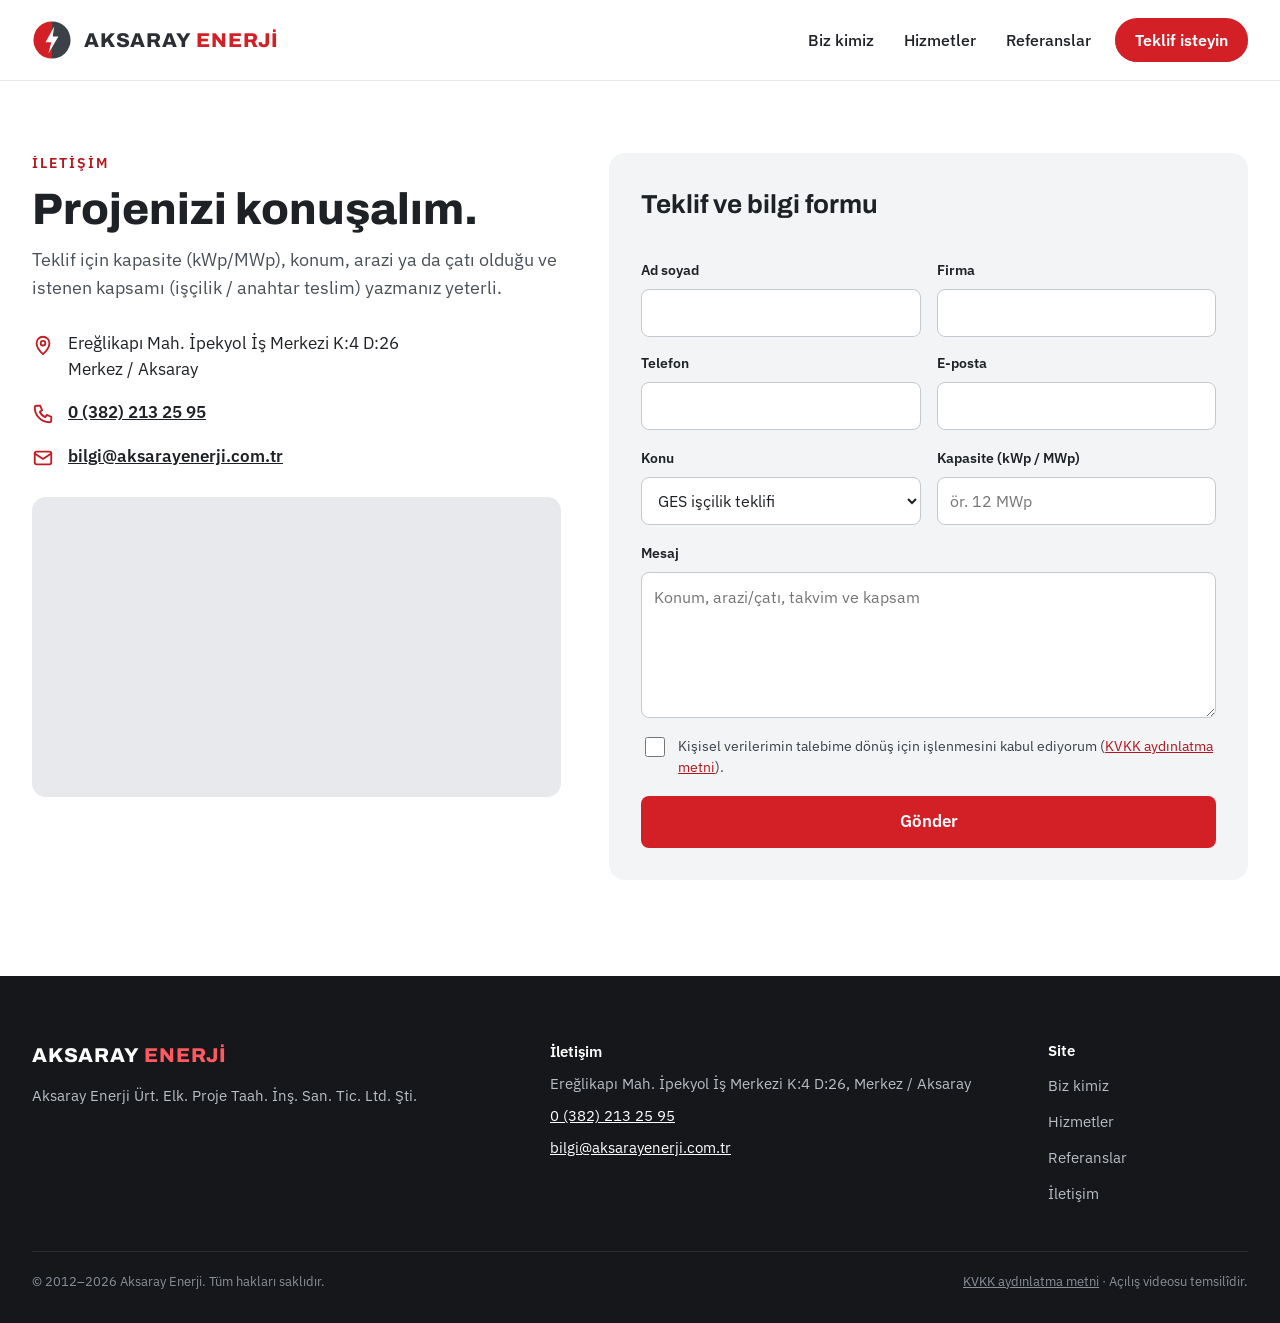
<file: iletisim.html>
<!doctype html>
<html lang="tr">
<head>
<meta charset="utf-8">
<meta name="viewport" content="width=device-width, initial-scale=1">
<title>İletişim ve teklif · Aksaray Enerji</title>
<meta name="description" content="GES işçilik ve anahtar teslim teklif, OG/AG, trafo ve ENH işleri için Aksaray Enerji ile iletişime geçin.">
<link rel="canonical" href="https://www.aksarayenerji.com.tr/iletisim.html">
<meta property="og:type" content="website">
<meta property="og:site_name" content="Aksaray Enerji">
<meta property="og:title" content="İletişim ve teklif · Aksaray Enerji">
<meta property="og:description" content="GES işçilik ve anahtar teslim teklif, OG/AG, trafo ve ENH işleri için Aksaray Enerji ile iletişime geçin.">
<meta property="og:url" content="https://www.aksarayenerji.com.tr/iletisim.html">
<meta property="og:image" content="https://www.aksarayenerji.com.tr/assets/ges-drone.jpg">
<meta name="theme-color" content="#2B2E33">
<link rel="icon" href="favicon.svg" type="image/svg+xml">
<link rel="preconnect" href="https://fonts.googleapis.com"><link rel="preconnect" href="https://fonts.gstatic.com" crossorigin><link href="https://fonts.googleapis.com/css2?family=Archivo:wght@500;600;700;800&amp;family=IBM+Plex+Sans:wght@400;500;600&amp;display=swap" rel="stylesheet">
<link rel="stylesheet" href="assets/site.css?v=1">
</head>
<body>
<header class="on-light"><div class="wrap top">
  <div class="brand">
    <a class="emblem" href="https://portal.aksarayenerji.com.tr" aria-label="Personel girişi" tabindex="-1"><svg width="40" height="40" viewBox="0 0 56 56" aria-hidden="true"><path d="M28 2a26 26 0 0 0 0 52z" fill="#D32027"/><path d="M28 2a26 26 0 0 1 0 52z" fill="#3C4047"/><path d="M31 9 L19 31 H27 L23 47 L37 23 H29 Z" fill="#FFFFFF"/></svg></a>
    <a class="word" href="index.html"><b>AKSARAY</b>&nbsp;<b>ENERJİ</b></a>
  </div>
  <nav class="nav" aria-label="Ana menü"><a href="index.html#biz" class="opt">Biz kimiz</a><a href="index.html#hizmetler" class="opt">Hizmetler</a><a href="referanslar.html">Referanslar</a><a href="iletisim.html" class="cta" aria-current="page">Teklif isteyin</a></nav>
</div></header>
<main class="wrap contact">
  <div class="info">
    <div style="display:flex;flex-direction:column;gap:12px">
      <div class="eyebrow">İLETİŞİM</div>
      <h1>Projenizi konuşalım.</h1>
      <p class="lead">Teklif için kapasite (kWp/MWp), konum, arazi ya da çatı olduğu ve istenen kapsamı (işçilik / anahtar teslim) yazmanız yeterli.</p>
    </div>
    <ul>
      <li><svg width="22" height="22" viewBox="0 0 24 24" fill="none" stroke="#C21B22" stroke-width="2" stroke-linecap="round" stroke-linejoin="round" aria-hidden="true"><path d="M12 22s7-6.5 7-12a7 7 0 0 0-14 0c0 5.5 7 12 7 12z"/><circle cx="12" cy="10" r="2.5"/></svg><span>Ereğlikapı Mah. İpekyol İş Merkezi K:4 D:26<br>Merkez / Aksaray</span></li>
      <li><svg width="22" height="22" viewBox="0 0 24 24" fill="none" stroke="#C21B22" stroke-width="2" stroke-linecap="round" stroke-linejoin="round" aria-hidden="true"><path d="M5 3h4l2 5-2.5 1.5a11 11 0 0 0 6 6L16 13l5 2v4a2 2 0 0 1-2 2A16 16 0 0 1 3 5a2 2 0 0 1 2-2"/></svg><a href="tel:+903822132595">0 (382) 213 25 95</a></li>
      <li><svg width="22" height="22" viewBox="0 0 24 24" fill="none" stroke="#C21B22" stroke-width="2" stroke-linecap="round" stroke-linejoin="round" aria-hidden="true"><rect x="3" y="5" width="18" height="14" rx="2"/><path d="M3 7l9 6 9-6"/></svg><a href="mailto:bilgi@aksarayenerji.com.tr">bilgi@aksarayenerji.com.tr</a></li>
    </ul>
    <div class="map"><iframe title="Aksaray Enerji ofis konumu" loading="lazy" referrerpolicy="no-referrer-when-downgrade"
      src="https://www.google.com/maps?q=Ere%C4%9Flikap%C4%B1+Mah.+%C4%B0pekyol+%C4%B0%C5%9F+Merkezi+Aksaray&amp;output=embed"></iframe></div>
  </div>
  <form class="f" method="post" action="iletisim.php" accept-charset="utf-8">
    <h2>Teklif ve bilgi formu</h2>
    <div id="durum" role="status"></div>
    <div class="g2">
      <div class="fld"><label for="ad">Ad soyad</label><input id="ad" name="ad" type="text" autocomplete="name" required maxlength="120"></div>
      <div class="fld"><label for="firma">Firma</label><input id="firma" name="firma" type="text" autocomplete="organization" maxlength="160"></div>
      <div class="fld"><label for="tel">Telefon</label><input id="tel" name="tel" type="tel" autocomplete="tel" maxlength="40"></div>
      <div class="fld"><label for="ep">E-posta</label><input id="ep" name="eposta" type="email" autocomplete="email" required maxlength="160"></div>
    </div>
    <div class="g2">
      <div class="fld"><label for="konu">Konu</label><select id="konu" name="konu"><option>GES işçilik teklifi</option><option>Anahtar teslim GES</option><option>OG / AG, trafo, ENH</option><option>OG işletme sorumluluğu</option><option>Diğer</option></select></div>
      <div class="fld"><label for="kap">Kapasite (kWp / MWp)</label><input id="kap" name="kapasite" type="text" placeholder="ör. 12 MWp" maxlength="60"></div>
    </div>
    <div class="fld"><label for="mesaj">Mesaj</label><textarea id="mesaj" name="mesaj" rows="5" placeholder="Konum, arazi/çatı, takvim ve kapsam" required maxlength="4000"></textarea></div>
    <div class="hp" aria-hidden="true"><label for="web">Web sitesi</label><input id="web" name="web" type="text" tabindex="-1" autocomplete="off"></div>
    <label class="ok"><input type="checkbox" name="kvkk" value="1" required> <span>Kişisel verilerimin talebime dönüş için işlenmesini kabul ediyorum (<a href="kvkk.html" target="_blank" rel="noopener">KVKK aydınlatma metni</a>).</span></label>
    <button type="submit">Gönder</button>
  </form>
</main>
<footer class="foot"><div class="wrap">
  <div class="cols">
    <div class="c1">
      <span class="word" style="min-height:0"><b style="color:#fff">AKSARAY</b>&nbsp;<b style="color:#FF5A60">ENERJİ</b></span>
      <p>Aksaray Enerji Ürt. Elk. Proje Taah. İnş. San. Tic. Ltd. Şti.</p>
    </div>
    <div class="c2">
      <span class="t">İletişim</span>
      <span>Ereğlikapı Mah. İpekyol İş Merkezi K:4 D:26, Merkez / Aksaray</span>
      <a href="tel:+903822132595">0 (382) 213 25 95</a>
      <a href="mailto:bilgi@aksarayenerji.com.tr">bilgi@aksarayenerji.com.tr</a>
    </div>
    <nav aria-label="Alt menü">
      <span class="t" style="padding-bottom:4px">Site</span>
      <a href="index.html#biz">Biz kimiz</a>
      <a href="index.html#hizmetler">Hizmetler</a>
      <a href="referanslar.html">Referanslar</a>
      <a href="iletisim.html">İletişim</a>
    </nav>
  </div>
  <div class="legal"><span>© 2012–2026 Aksaray Enerji. Tüm hakları saklıdır.</span><span><a href="kvkk.html">KVKK aydınlatma metni</a> · Açılış videosu temsilîdir.</span></div>
</div></footer>
<script>
(function(){
  var q=new URLSearchParams(location.search).get('durum'),d=document.getElementById('durum');
  if(q==='ok'){d.className='note good';d.textContent='Mesajınız alındı. En kısa sürede dönüş yapacağız.';}
  else if(q==='hata'){d.className='note bad';d.textContent='Mesaj gönderilemedi. Lütfen 0 (382) 213 25 95 numarasını arayın ya da bilgi@aksarayenerji.com.tr adresine yazın.';}
})();
</script>
</body>
</html>
</file>
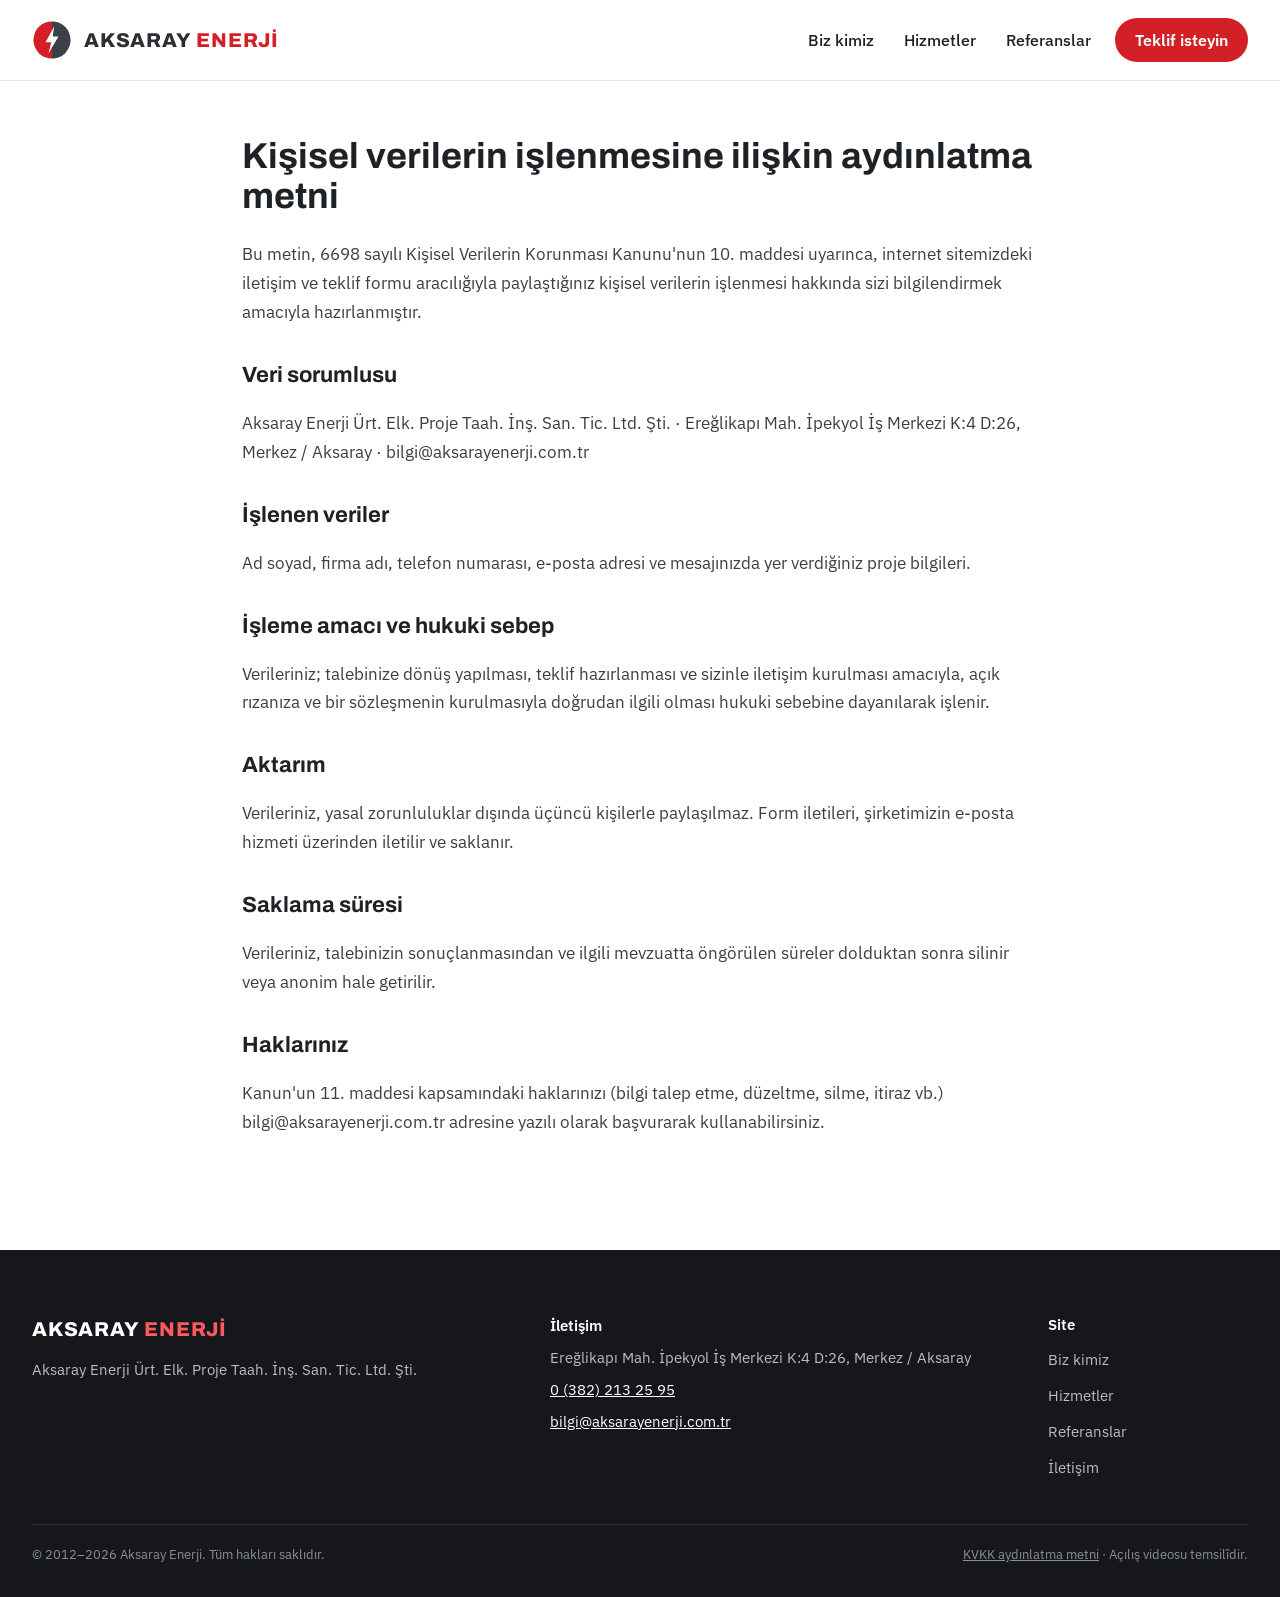
<file: kvkk.html>
<!doctype html>
<html lang="tr">
<head>
<meta charset="utf-8">
<meta name="viewport" content="width=device-width, initial-scale=1">
<title>KVKK aydınlatma metni · Aksaray Enerji</title>
<meta name="description" content="Aksaray Enerji iletişim formu kişisel verilerin işlenmesine ilişkin aydınlatma metni.">
<link rel="canonical" href="https://www.aksarayenerji.com.tr/kvkk.html">
<meta property="og:type" content="website">
<meta property="og:site_name" content="Aksaray Enerji">
<meta property="og:title" content="KVKK aydınlatma metni · Aksaray Enerji">
<meta property="og:description" content="Aksaray Enerji iletişim formu kişisel verilerin işlenmesine ilişkin aydınlatma metni.">
<meta property="og:url" content="https://www.aksarayenerji.com.tr/kvkk.html">
<meta property="og:image" content="https://www.aksarayenerji.com.tr/assets/ges-drone.jpg">
<meta name="theme-color" content="#2B2E33">
<link rel="icon" href="favicon.svg" type="image/svg+xml">
<link rel="preconnect" href="https://fonts.googleapis.com"><link rel="preconnect" href="https://fonts.gstatic.com" crossorigin><link href="https://fonts.googleapis.com/css2?family=Archivo:wght@500;600;700;800&amp;family=IBM+Plex+Sans:wght@400;500;600&amp;display=swap" rel="stylesheet">
<link rel="stylesheet" href="assets/site.css?v=1">
</head>
<body>
<header class="on-light"><div class="wrap top">
  <div class="brand">
    <a class="emblem" href="https://portal.aksarayenerji.com.tr" aria-label="Personel girişi" tabindex="-1"><svg width="40" height="40" viewBox="0 0 56 56" aria-hidden="true"><path d="M28 2a26 26 0 0 0 0 52z" fill="#D32027"/><path d="M28 2a26 26 0 0 1 0 52z" fill="#3C4047"/><path d="M31 9 L19 31 H27 L23 47 L37 23 H29 Z" fill="#FFFFFF"/></svg></a>
    <a class="word" href="index.html"><b>AKSARAY</b>&nbsp;<b>ENERJİ</b></a>
  </div>
  <nav class="nav" aria-label="Ana menü"><a href="index.html#biz" class="opt">Biz kimiz</a><a href="index.html#hizmetler" class="opt">Hizmetler</a><a href="referanslar.html">Referanslar</a><a href="iletisim.html" class="cta">Teklif isteyin</a></nav>
</div></header>
<main class="wrap doc">
<h1>Kişisel verilerin işlenmesine ilişkin aydınlatma metni</h1>
<p>Bu metin, 6698 sayılı Kişisel Verilerin Korunması Kanunu'nun 10. maddesi uyarınca, internet sitemizdeki iletişim ve teklif formu aracılığıyla paylaştığınız kişisel verilerin işlenmesi hakkında sizi bilgilendirmek amacıyla hazırlanmıştır.</p>
<h2>Veri sorumlusu</h2>
<p>Aksaray Enerji Ürt. Elk. Proje Taah. İnş. San. Tic. Ltd. Şti. · Ereğlikapı Mah. İpekyol İş Merkezi K:4 D:26, Merkez / Aksaray · bilgi@aksarayenerji.com.tr</p>
<h2>İşlenen veriler</h2>
<p>Ad soyad, firma adı, telefon numarası, e-posta adresi ve mesajınızda yer verdiğiniz proje bilgileri.</p>
<h2>İşleme amacı ve hukuki sebep</h2>
<p>Verileriniz; talebinize dönüş yapılması, teklif hazırlanması ve sizinle iletişim kurulması amacıyla, açık rızanıza ve bir sözleşmenin kurulmasıyla doğrudan ilgili olması hukuki sebebine dayanılarak işlenir.</p>
<h2>Aktarım</h2>
<p>Verileriniz, yasal zorunluluklar dışında üçüncü kişilerle paylaşılmaz. Form iletileri, şirketimizin e-posta hizmeti üzerinden iletilir ve saklanır.</p>
<h2>Saklama süresi</h2>
<p>Verileriniz, talebinizin sonuçlanmasından ve ilgili mevzuatta öngörülen süreler dolduktan sonra silinir veya anonim hale getirilir.</p>
<h2>Haklarınız</h2>
<p>Kanun'un 11. maddesi kapsamındaki haklarınızı (bilgi talep etme, düzeltme, silme, itiraz vb.) bilgi@aksarayenerji.com.tr adresine yazılı olarak başvurarak kullanabilirsiniz.</p>
</main>
<footer class="foot"><div class="wrap">
  <div class="cols">
    <div class="c1">
      <span class="word" style="min-height:0"><b style="color:#fff">AKSARAY</b>&nbsp;<b style="color:#FF5A60">ENERJİ</b></span>
      <p>Aksaray Enerji Ürt. Elk. Proje Taah. İnş. San. Tic. Ltd. Şti.</p>
    </div>
    <div class="c2">
      <span class="t">İletişim</span>
      <span>Ereğlikapı Mah. İpekyol İş Merkezi K:4 D:26, Merkez / Aksaray</span>
      <a href="tel:+903822132595">0 (382) 213 25 95</a>
      <a href="mailto:bilgi@aksarayenerji.com.tr">bilgi@aksarayenerji.com.tr</a>
    </div>
    <nav aria-label="Alt menü">
      <span class="t" style="padding-bottom:4px">Site</span>
      <a href="index.html#biz">Biz kimiz</a>
      <a href="index.html#hizmetler">Hizmetler</a>
      <a href="referanslar.html">Referanslar</a>
      <a href="iletisim.html">İletişim</a>
    </nav>
  </div>
  <div class="legal"><span>© 2012–2026 Aksaray Enerji. Tüm hakları saklıdır.</span><span><a href="kvkk.html">KVKK aydınlatma metni</a> · Açılış videosu temsilîdir.</span></div>
</div></footer>
</body>
</html>
</file>
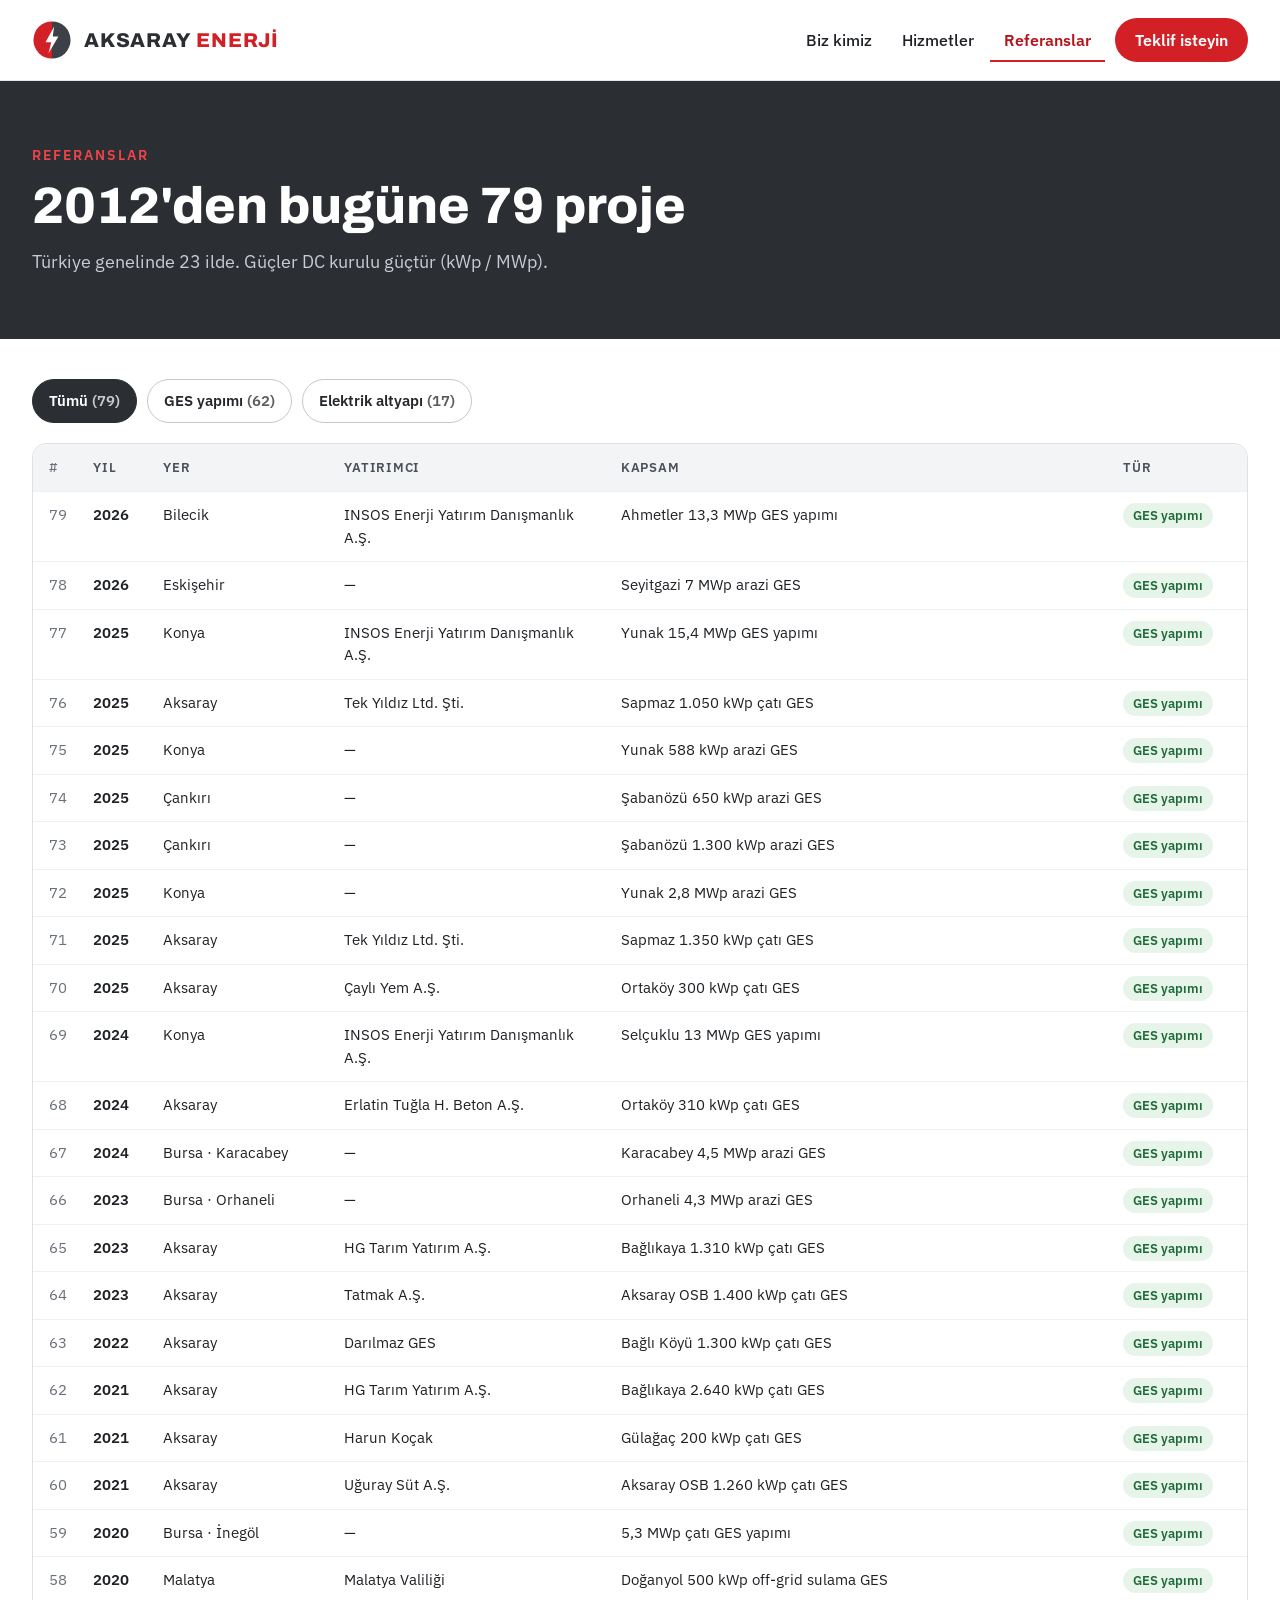
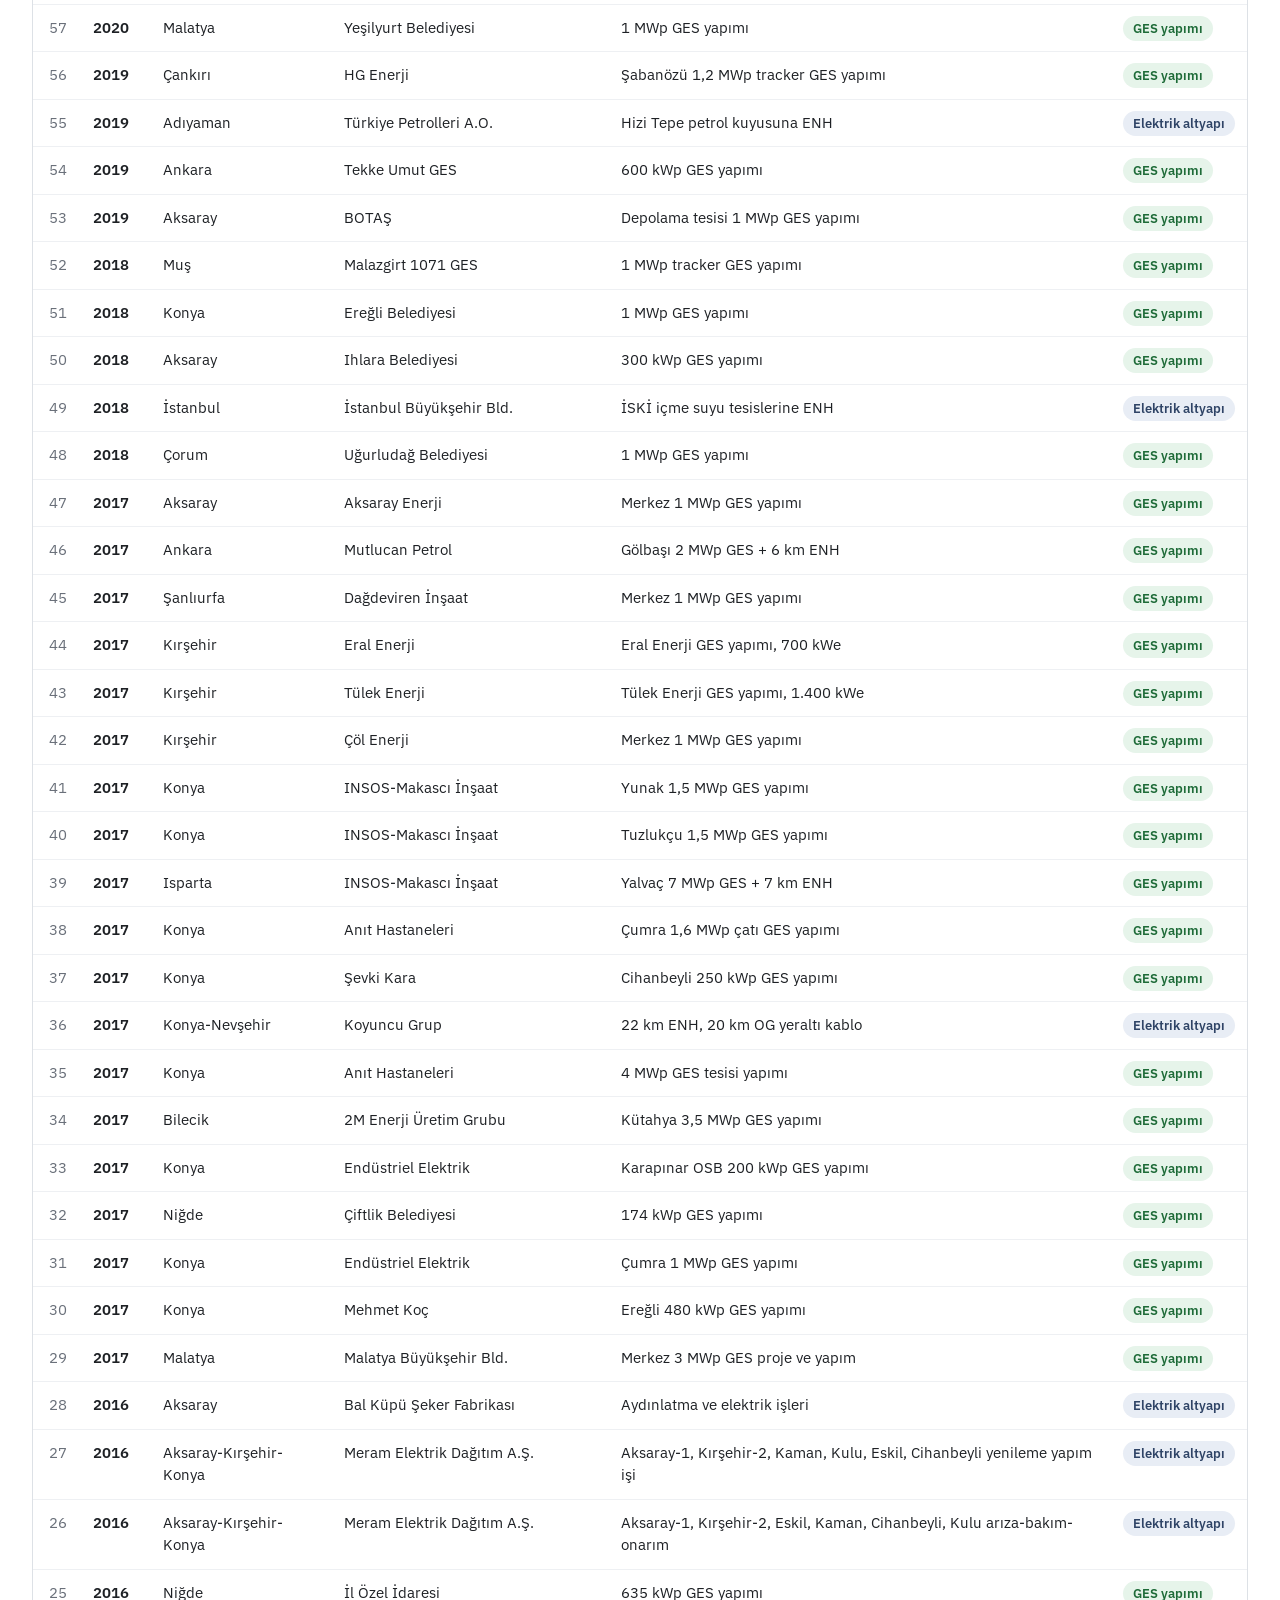
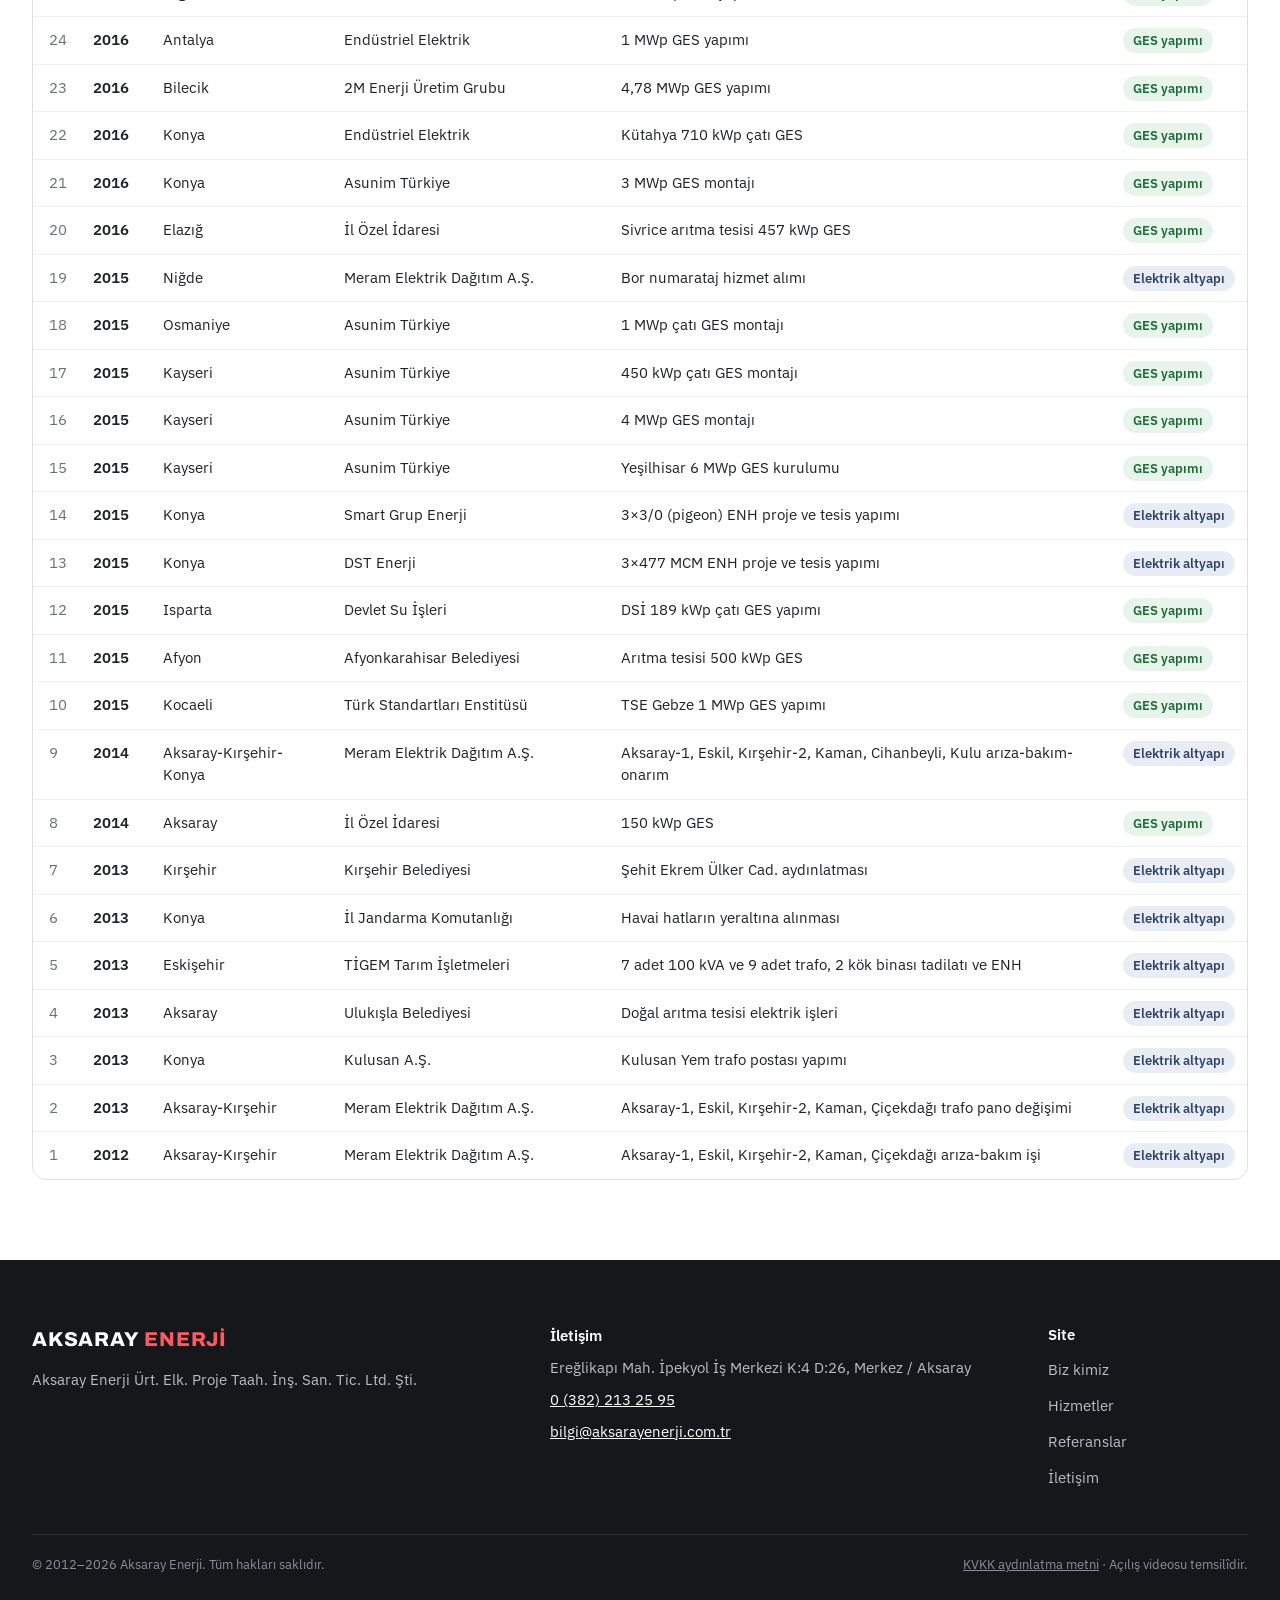
<file: referanslar.html>
<!doctype html>
<html lang="tr">
<head>
<meta charset="utf-8">
<meta name="viewport" content="width=device-width, initial-scale=1">
<title>Referanslar · Aksaray Enerji</title>
<meta name="description" content="2012'den bugüne 79 proje: 62 GES yapımı ve 17 elektrik altyapı işi. Türkiye genelinde 23 ilde.">
<link rel="canonical" href="https://www.aksarayenerji.com.tr/referanslar.html">
<meta property="og:type" content="website">
<meta property="og:site_name" content="Aksaray Enerji">
<meta property="og:title" content="Referanslar · Aksaray Enerji">
<meta property="og:description" content="2012'den bugüne 79 proje: 62 GES yapımı ve 17 elektrik altyapı işi. Türkiye genelinde 23 ilde.">
<meta property="og:url" content="https://www.aksarayenerji.com.tr/referanslar.html">
<meta property="og:image" content="https://www.aksarayenerji.com.tr/assets/ges-drone.jpg">
<meta name="theme-color" content="#2B2E33">
<link rel="icon" href="favicon.svg" type="image/svg+xml">
<link rel="preconnect" href="https://fonts.googleapis.com"><link rel="preconnect" href="https://fonts.gstatic.com" crossorigin><link href="https://fonts.googleapis.com/css2?family=Archivo:wght@500;600;700;800&amp;family=IBM+Plex+Sans:wght@400;500;600&amp;display=swap" rel="stylesheet">
<link rel="stylesheet" href="assets/site.css?v=1">
</head>
<body>
<header class="on-light"><div class="wrap top">
  <div class="brand">
    <a class="emblem" href="https://portal.aksarayenerji.com.tr" aria-label="Personel girişi" tabindex="-1"><svg width="40" height="40" viewBox="0 0 56 56" aria-hidden="true"><path d="M28 2a26 26 0 0 0 0 52z" fill="#D32027"/><path d="M28 2a26 26 0 0 1 0 52z" fill="#3C4047"/><path d="M31 9 L19 31 H27 L23 47 L37 23 H29 Z" fill="#FFFFFF"/></svg></a>
    <a class="word" href="index.html"><b>AKSARAY</b>&nbsp;<b>ENERJİ</b></a>
  </div>
  <nav class="nav" aria-label="Ana menü"><a href="index.html#biz" class="opt">Biz kimiz</a><a href="index.html#hizmetler" class="opt">Hizmetler</a><a href="referanslar.html" aria-current="page">Referanslar</a><a href="iletisim.html" class="cta">Teklif isteyin</a></nav>
</div></header>
<main>
<section class="band"><div class="wrap">
  <div class="eyebrow">REFERANSLAR</div>
  <h1>2012'den bugüne 79 proje</h1>
  <p>Türkiye genelinde 23 ilde. Güçler DC kurulu güçtür (kWp / MWp).</p>
</div></section>
<div class="wrap" style="padding-top:40px;padding-bottom:80px;display:flex;flex-direction:column;gap:20px">
  <div class="chips" role="group" aria-label="Filtre">
    <button type="button" data-f="hepsi" aria-pressed="true">Tümü <span>(79)</span></button>
    <button type="button" data-f="ges" aria-pressed="false">GES yapımı <span>(62)</span></button>
    <button type="button" data-f="altyapi" aria-pressed="false">Elektrik altyapı <span>(17)</span></button>
  </div>
  <div class="tbl"><table>
    <caption class="hp">Aksaray Enerji referans listesi</caption>
    <thead><tr><th scope="col">#</th><th scope="col">Yıl</th><th scope="col">Yer</th><th scope="col">Yatırımcı</th><th scope="col">Kapsam</th><th scope="col">Tür</th></tr></thead>
    <tbody id="tb">
<tr data-k="ges"><td>79</td><td>2026</td><td>Bilecik</td><td>INSOS Enerji Yatırım Danışmanlık A.Ş.</td><td>Ahmetler 13,3 MWp GES yapımı</td><td><span class="tag ges">GES yapımı</span></td></tr>
<tr data-k="ges"><td>78</td><td>2026</td><td>Eskişehir</td><td>—</td><td>Seyitgazi 7 MWp arazi GES</td><td><span class="tag ges">GES yapımı</span></td></tr>
<tr data-k="ges"><td>77</td><td>2025</td><td>Konya</td><td>INSOS Enerji Yatırım Danışmanlık A.Ş.</td><td>Yunak 15,4 MWp GES yapımı</td><td><span class="tag ges">GES yapımı</span></td></tr>
<tr data-k="ges"><td>76</td><td>2025</td><td>Aksaray</td><td>Tek Yıldız Ltd. Şti.</td><td>Sapmaz 1.050 kWp çatı GES</td><td><span class="tag ges">GES yapımı</span></td></tr>
<tr data-k="ges"><td>75</td><td>2025</td><td>Konya</td><td>—</td><td>Yunak 588 kWp arazi GES</td><td><span class="tag ges">GES yapımı</span></td></tr>
<tr data-k="ges"><td>74</td><td>2025</td><td>Çankırı</td><td>—</td><td>Şabanözü 650 kWp arazi GES</td><td><span class="tag ges">GES yapımı</span></td></tr>
<tr data-k="ges"><td>73</td><td>2025</td><td>Çankırı</td><td>—</td><td>Şabanözü 1.300 kWp arazi GES</td><td><span class="tag ges">GES yapımı</span></td></tr>
<tr data-k="ges"><td>72</td><td>2025</td><td>Konya</td><td>—</td><td>Yunak 2,8 MWp arazi GES</td><td><span class="tag ges">GES yapımı</span></td></tr>
<tr data-k="ges"><td>71</td><td>2025</td><td>Aksaray</td><td>Tek Yıldız Ltd. Şti.</td><td>Sapmaz 1.350 kWp çatı GES</td><td><span class="tag ges">GES yapımı</span></td></tr>
<tr data-k="ges"><td>70</td><td>2025</td><td>Aksaray</td><td>Çaylı Yem A.Ş.</td><td>Ortaköy 300 kWp çatı GES</td><td><span class="tag ges">GES yapımı</span></td></tr>
<tr data-k="ges"><td>69</td><td>2024</td><td>Konya</td><td>INSOS Enerji Yatırım Danışmanlık A.Ş.</td><td>Selçuklu 13 MWp GES yapımı</td><td><span class="tag ges">GES yapımı</span></td></tr>
<tr data-k="ges"><td>68</td><td>2024</td><td>Aksaray</td><td>Erlatin Tuğla H. Beton A.Ş.</td><td>Ortaköy 310 kWp çatı GES</td><td><span class="tag ges">GES yapımı</span></td></tr>
<tr data-k="ges"><td>67</td><td>2024</td><td>Bursa · Karacabey</td><td>—</td><td>Karacabey 4,5 MWp arazi GES</td><td><span class="tag ges">GES yapımı</span></td></tr>
<tr data-k="ges"><td>66</td><td>2023</td><td>Bursa · Orhaneli</td><td>—</td><td>Orhaneli 4,3 MWp arazi GES</td><td><span class="tag ges">GES yapımı</span></td></tr>
<tr data-k="ges"><td>65</td><td>2023</td><td>Aksaray</td><td>HG Tarım Yatırım A.Ş.</td><td>Bağlıkaya 1.310 kWp çatı GES</td><td><span class="tag ges">GES yapımı</span></td></tr>
<tr data-k="ges"><td>64</td><td>2023</td><td>Aksaray</td><td>Tatmak A.Ş.</td><td>Aksaray OSB 1.400 kWp çatı GES</td><td><span class="tag ges">GES yapımı</span></td></tr>
<tr data-k="ges"><td>63</td><td>2022</td><td>Aksaray</td><td>Darılmaz GES</td><td>Bağlı Köyü 1.300 kWp çatı GES</td><td><span class="tag ges">GES yapımı</span></td></tr>
<tr data-k="ges"><td>62</td><td>2021</td><td>Aksaray</td><td>HG Tarım Yatırım A.Ş.</td><td>Bağlıkaya 2.640 kWp çatı GES</td><td><span class="tag ges">GES yapımı</span></td></tr>
<tr data-k="ges"><td>61</td><td>2021</td><td>Aksaray</td><td>Harun Koçak</td><td>Gülağaç 200 kWp çatı GES</td><td><span class="tag ges">GES yapımı</span></td></tr>
<tr data-k="ges"><td>60</td><td>2021</td><td>Aksaray</td><td>Uğuray Süt A.Ş.</td><td>Aksaray OSB 1.260 kWp çatı GES</td><td><span class="tag ges">GES yapımı</span></td></tr>
<tr data-k="ges"><td>59</td><td>2020</td><td>Bursa · İnegöl</td><td>—</td><td>5,3 MWp çatı GES yapımı</td><td><span class="tag ges">GES yapımı</span></td></tr>
<tr data-k="ges"><td>58</td><td>2020</td><td>Malatya</td><td>Malatya Valiliği</td><td>Doğanyol 500 kWp off-grid sulama GES</td><td><span class="tag ges">GES yapımı</span></td></tr>
<tr data-k="ges"><td>57</td><td>2020</td><td>Malatya</td><td>Yeşilyurt Belediyesi</td><td>1 MWp GES yapımı</td><td><span class="tag ges">GES yapımı</span></td></tr>
<tr data-k="ges"><td>56</td><td>2019</td><td>Çankırı</td><td>HG Enerji</td><td>Şabanözü 1,2 MWp tracker GES yapımı</td><td><span class="tag ges">GES yapımı</span></td></tr>
<tr data-k="altyapi"><td>55</td><td>2019</td><td>Adıyaman</td><td>Türkiye Petrolleri A.O.</td><td>Hizi Tepe petrol kuyusuna ENH</td><td><span class="tag altyapi">Elektrik altyapı</span></td></tr>
<tr data-k="ges"><td>54</td><td>2019</td><td>Ankara</td><td>Tekke Umut GES</td><td>600 kWp GES yapımı</td><td><span class="tag ges">GES yapımı</span></td></tr>
<tr data-k="ges"><td>53</td><td>2019</td><td>Aksaray</td><td>BOTAŞ</td><td>Depolama tesisi 1 MWp GES yapımı</td><td><span class="tag ges">GES yapımı</span></td></tr>
<tr data-k="ges"><td>52</td><td>2018</td><td>Muş</td><td>Malazgirt 1071 GES</td><td>1 MWp tracker GES yapımı</td><td><span class="tag ges">GES yapımı</span></td></tr>
<tr data-k="ges"><td>51</td><td>2018</td><td>Konya</td><td>Ereğli Belediyesi</td><td>1 MWp GES yapımı</td><td><span class="tag ges">GES yapımı</span></td></tr>
<tr data-k="ges"><td>50</td><td>2018</td><td>Aksaray</td><td>Ihlara Belediyesi</td><td>300 kWp GES yapımı</td><td><span class="tag ges">GES yapımı</span></td></tr>
<tr data-k="altyapi"><td>49</td><td>2018</td><td>İstanbul</td><td>İstanbul Büyükşehir Bld.</td><td>İSKİ içme suyu tesislerine ENH</td><td><span class="tag altyapi">Elektrik altyapı</span></td></tr>
<tr data-k="ges"><td>48</td><td>2018</td><td>Çorum</td><td>Uğurludağ Belediyesi</td><td>1 MWp GES yapımı</td><td><span class="tag ges">GES yapımı</span></td></tr>
<tr data-k="ges"><td>47</td><td>2017</td><td>Aksaray</td><td>Aksaray Enerji</td><td>Merkez 1 MWp GES yapımı</td><td><span class="tag ges">GES yapımı</span></td></tr>
<tr data-k="ges"><td>46</td><td>2017</td><td>Ankara</td><td>Mutlucan Petrol</td><td>Gölbaşı 2 MWp GES + 6 km ENH</td><td><span class="tag ges">GES yapımı</span></td></tr>
<tr data-k="ges"><td>45</td><td>2017</td><td>Şanlıurfa</td><td>Dağdeviren İnşaat</td><td>Merkez 1 MWp GES yapımı</td><td><span class="tag ges">GES yapımı</span></td></tr>
<tr data-k="ges"><td>44</td><td>2017</td><td>Kırşehir</td><td>Eral Enerji</td><td>Eral Enerji GES yapımı, 700 kWe</td><td><span class="tag ges">GES yapımı</span></td></tr>
<tr data-k="ges"><td>43</td><td>2017</td><td>Kırşehir</td><td>Tülek Enerji</td><td>Tülek Enerji GES yapımı, 1.400 kWe</td><td><span class="tag ges">GES yapımı</span></td></tr>
<tr data-k="ges"><td>42</td><td>2017</td><td>Kırşehir</td><td>Çöl Enerji</td><td>Merkez 1 MWp GES yapımı</td><td><span class="tag ges">GES yapımı</span></td></tr>
<tr data-k="ges"><td>41</td><td>2017</td><td>Konya</td><td>INSOS-Makascı İnşaat</td><td>Yunak 1,5 MWp GES yapımı</td><td><span class="tag ges">GES yapımı</span></td></tr>
<tr data-k="ges"><td>40</td><td>2017</td><td>Konya</td><td>INSOS-Makascı İnşaat</td><td>Tuzlukçu 1,5 MWp GES yapımı</td><td><span class="tag ges">GES yapımı</span></td></tr>
<tr data-k="ges"><td>39</td><td>2017</td><td>Isparta</td><td>INSOS-Makascı İnşaat</td><td>Yalvaç 7 MWp GES + 7 km ENH</td><td><span class="tag ges">GES yapımı</span></td></tr>
<tr data-k="ges"><td>38</td><td>2017</td><td>Konya</td><td>Anıt Hastaneleri</td><td>Çumra 1,6 MWp çatı GES yapımı</td><td><span class="tag ges">GES yapımı</span></td></tr>
<tr data-k="ges"><td>37</td><td>2017</td><td>Konya</td><td>Şevki Kara</td><td>Cihanbeyli 250 kWp GES yapımı</td><td><span class="tag ges">GES yapımı</span></td></tr>
<tr data-k="altyapi"><td>36</td><td>2017</td><td>Konya-Nevşehir</td><td>Koyuncu Grup</td><td>22 km ENH, 20 km OG yeraltı kablo</td><td><span class="tag altyapi">Elektrik altyapı</span></td></tr>
<tr data-k="ges"><td>35</td><td>2017</td><td>Konya</td><td>Anıt Hastaneleri</td><td>4 MWp GES tesisi yapımı</td><td><span class="tag ges">GES yapımı</span></td></tr>
<tr data-k="ges"><td>34</td><td>2017</td><td>Bilecik</td><td>2M Enerji Üretim Grubu</td><td>Kütahya 3,5 MWp GES yapımı</td><td><span class="tag ges">GES yapımı</span></td></tr>
<tr data-k="ges"><td>33</td><td>2017</td><td>Konya</td><td>Endüstriel Elektrik</td><td>Karapınar OSB 200 kWp GES yapımı</td><td><span class="tag ges">GES yapımı</span></td></tr>
<tr data-k="ges"><td>32</td><td>2017</td><td>Niğde</td><td>Çiftlik Belediyesi</td><td>174 kWp GES yapımı</td><td><span class="tag ges">GES yapımı</span></td></tr>
<tr data-k="ges"><td>31</td><td>2017</td><td>Konya</td><td>Endüstriel Elektrik</td><td>Çumra 1 MWp GES yapımı</td><td><span class="tag ges">GES yapımı</span></td></tr>
<tr data-k="ges"><td>30</td><td>2017</td><td>Konya</td><td>Mehmet Koç</td><td>Ereğli 480 kWp GES yapımı</td><td><span class="tag ges">GES yapımı</span></td></tr>
<tr data-k="ges"><td>29</td><td>2017</td><td>Malatya</td><td>Malatya Büyükşehir Bld.</td><td>Merkez 3 MWp GES proje ve yapım</td><td><span class="tag ges">GES yapımı</span></td></tr>
<tr data-k="altyapi"><td>28</td><td>2016</td><td>Aksaray</td><td>Bal Küpü Şeker Fabrikası</td><td>Aydınlatma ve elektrik işleri</td><td><span class="tag altyapi">Elektrik altyapı</span></td></tr>
<tr data-k="altyapi"><td>27</td><td>2016</td><td>Aksaray-Kırşehir-Konya</td><td>Meram Elektrik Dağıtım A.Ş.</td><td>Aksaray-1, Kırşehir-2, Kaman, Kulu, Eskil, Cihanbeyli yenileme yapım işi</td><td><span class="tag altyapi">Elektrik altyapı</span></td></tr>
<tr data-k="altyapi"><td>26</td><td>2016</td><td>Aksaray-Kırşehir-Konya</td><td>Meram Elektrik Dağıtım A.Ş.</td><td>Aksaray-1, Kırşehir-2, Eskil, Kaman, Cihanbeyli, Kulu arıza-bakım-onarım</td><td><span class="tag altyapi">Elektrik altyapı</span></td></tr>
<tr data-k="ges"><td>25</td><td>2016</td><td>Niğde</td><td>İl Özel İdaresi</td><td>635 kWp GES yapımı</td><td><span class="tag ges">GES yapımı</span></td></tr>
<tr data-k="ges"><td>24</td><td>2016</td><td>Antalya</td><td>Endüstriel Elektrik</td><td>1 MWp GES yapımı</td><td><span class="tag ges">GES yapımı</span></td></tr>
<tr data-k="ges"><td>23</td><td>2016</td><td>Bilecik</td><td>2M Enerji Üretim Grubu</td><td>4,78 MWp GES yapımı</td><td><span class="tag ges">GES yapımı</span></td></tr>
<tr data-k="ges"><td>22</td><td>2016</td><td>Konya</td><td>Endüstriel Elektrik</td><td>Kütahya 710 kWp çatı GES</td><td><span class="tag ges">GES yapımı</span></td></tr>
<tr data-k="ges"><td>21</td><td>2016</td><td>Konya</td><td>Asunim Türkiye</td><td>3 MWp GES montajı</td><td><span class="tag ges">GES yapımı</span></td></tr>
<tr data-k="ges"><td>20</td><td>2016</td><td>Elazığ</td><td>İl Özel İdaresi</td><td>Sivrice arıtma tesisi 457 kWp GES</td><td><span class="tag ges">GES yapımı</span></td></tr>
<tr data-k="altyapi"><td>19</td><td>2015</td><td>Niğde</td><td>Meram Elektrik Dağıtım A.Ş.</td><td>Bor numarataj hizmet alımı</td><td><span class="tag altyapi">Elektrik altyapı</span></td></tr>
<tr data-k="ges"><td>18</td><td>2015</td><td>Osmaniye</td><td>Asunim Türkiye</td><td>1 MWp çatı GES montajı</td><td><span class="tag ges">GES yapımı</span></td></tr>
<tr data-k="ges"><td>17</td><td>2015</td><td>Kayseri</td><td>Asunim Türkiye</td><td>450 kWp çatı GES montajı</td><td><span class="tag ges">GES yapımı</span></td></tr>
<tr data-k="ges"><td>16</td><td>2015</td><td>Kayseri</td><td>Asunim Türkiye</td><td>4 MWp GES montajı</td><td><span class="tag ges">GES yapımı</span></td></tr>
<tr data-k="ges"><td>15</td><td>2015</td><td>Kayseri</td><td>Asunim Türkiye</td><td>Yeşilhisar 6 MWp GES kurulumu</td><td><span class="tag ges">GES yapımı</span></td></tr>
<tr data-k="altyapi"><td>14</td><td>2015</td><td>Konya</td><td>Smart Grup Enerji</td><td>3×3/0 (pigeon) ENH proje ve tesis yapımı</td><td><span class="tag altyapi">Elektrik altyapı</span></td></tr>
<tr data-k="altyapi"><td>13</td><td>2015</td><td>Konya</td><td>DST Enerji</td><td>3×477 MCM ENH proje ve tesis yapımı</td><td><span class="tag altyapi">Elektrik altyapı</span></td></tr>
<tr data-k="ges"><td>12</td><td>2015</td><td>Isparta</td><td>Devlet Su İşleri</td><td>DSİ 189 kWp çatı GES yapımı</td><td><span class="tag ges">GES yapımı</span></td></tr>
<tr data-k="ges"><td>11</td><td>2015</td><td>Afyon</td><td>Afyonkarahisar Belediyesi</td><td>Arıtma tesisi 500 kWp GES</td><td><span class="tag ges">GES yapımı</span></td></tr>
<tr data-k="ges"><td>10</td><td>2015</td><td>Kocaeli</td><td>Türk Standartları Enstitüsü</td><td>TSE Gebze 1 MWp GES yapımı</td><td><span class="tag ges">GES yapımı</span></td></tr>
<tr data-k="altyapi"><td>9</td><td>2014</td><td>Aksaray-Kırşehir-Konya</td><td>Meram Elektrik Dağıtım A.Ş.</td><td>Aksaray-1, Eskil, Kırşehir-2, Kaman, Cihanbeyli, Kulu arıza-bakım-onarım</td><td><span class="tag altyapi">Elektrik altyapı</span></td></tr>
<tr data-k="ges"><td>8</td><td>2014</td><td>Aksaray</td><td>İl Özel İdaresi</td><td>150 kWp GES</td><td><span class="tag ges">GES yapımı</span></td></tr>
<tr data-k="altyapi"><td>7</td><td>2013</td><td>Kırşehir</td><td>Kırşehir Belediyesi</td><td>Şehit Ekrem Ülker Cad. aydınlatması</td><td><span class="tag altyapi">Elektrik altyapı</span></td></tr>
<tr data-k="altyapi"><td>6</td><td>2013</td><td>Konya</td><td>İl Jandarma Komutanlığı</td><td>Havai hatların yeraltına alınması</td><td><span class="tag altyapi">Elektrik altyapı</span></td></tr>
<tr data-k="altyapi"><td>5</td><td>2013</td><td>Eskişehir</td><td>TİGEM Tarım İşletmeleri</td><td>7 adet 100 kVA ve 9 adet trafo, 2 kök binası tadilatı ve ENH</td><td><span class="tag altyapi">Elektrik altyapı</span></td></tr>
<tr data-k="altyapi"><td>4</td><td>2013</td><td>Aksaray</td><td>Ulukışla Belediyesi</td><td>Doğal arıtma tesisi elektrik işleri</td><td><span class="tag altyapi">Elektrik altyapı</span></td></tr>
<tr data-k="altyapi"><td>3</td><td>2013</td><td>Konya</td><td>Kulusan A.Ş.</td><td>Kulusan Yem trafo postası yapımı</td><td><span class="tag altyapi">Elektrik altyapı</span></td></tr>
<tr data-k="altyapi"><td>2</td><td>2013</td><td>Aksaray-Kırşehir</td><td>Meram Elektrik Dağıtım A.Ş.</td><td>Aksaray-1, Eskil, Kırşehir-2, Kaman, Çiçekdağı trafo pano değişimi</td><td><span class="tag altyapi">Elektrik altyapı</span></td></tr>
<tr data-k="altyapi"><td>1</td><td>2012</td><td>Aksaray-Kırşehir</td><td>Meram Elektrik Dağıtım A.Ş.</td><td>Aksaray-1, Eskil, Kırşehir-2, Kaman, Çiçekdağı arıza-bakım işi</td><td><span class="tag altyapi">Elektrik altyapı</span></td></tr>
    </tbody>
  </table></div>
</div>
</main>
<footer class="foot"><div class="wrap">
  <div class="cols">
    <div class="c1">
      <span class="word" style="min-height:0"><b style="color:#fff">AKSARAY</b>&nbsp;<b style="color:#FF5A60">ENERJİ</b></span>
      <p>Aksaray Enerji Ürt. Elk. Proje Taah. İnş. San. Tic. Ltd. Şti.</p>
    </div>
    <div class="c2">
      <span class="t">İletişim</span>
      <span>Ereğlikapı Mah. İpekyol İş Merkezi K:4 D:26, Merkez / Aksaray</span>
      <a href="tel:+903822132595">0 (382) 213 25 95</a>
      <a href="mailto:bilgi@aksarayenerji.com.tr">bilgi@aksarayenerji.com.tr</a>
    </div>
    <nav aria-label="Alt menü">
      <span class="t" style="padding-bottom:4px">Site</span>
      <a href="index.html#biz">Biz kimiz</a>
      <a href="index.html#hizmetler">Hizmetler</a>
      <a href="referanslar.html">Referanslar</a>
      <a href="iletisim.html">İletişim</a>
    </nav>
  </div>
  <div class="legal"><span>© 2012–2026 Aksaray Enerji. Tüm hakları saklıdır.</span><span><a href="kvkk.html">KVKK aydınlatma metni</a> · Açılış videosu temsilîdir.</span></div>
</div></footer>
<script>
(function(){
  var bs=document.querySelectorAll('.chips button'),rs=document.querySelectorAll('#tb tr');
  function sec(f){
    bs.forEach(function(b){b.setAttribute('aria-pressed',b.dataset.f===f?'true':'false');});
    rs.forEach(function(r){r.hidden=!(f==='hepsi'||r.dataset.k===f);});
  }
  bs.forEach(function(b){b.addEventListener('click',function(){sec(b.dataset.f);history.replaceState(null,'',b.dataset.f==='hepsi'?'referanslar.html':'?f='+b.dataset.f);});});
  var q=new URLSearchParams(location.search).get('f');if(q==='ges'||q==='altyapi')sec(q);
})();
</script>
</body>
</html>
</file>
<file: assets/site.css>
:root{--ink:#1E2125;--ink2:#3A3F47;--mut:#4A505A;--mut2:#6A707A;--line:#DDE1E6;--soft:#F2F3F5;--red:#D32027;--red-d:#B3161D;--red-l:#FF5A60;--char:#2B2E33;--dark:#1E2125;--darker:#15171A;--w:1360px}
*{box-sizing:border-box}
html{scroll-behavior:smooth;-webkit-text-size-adjust:100%}
body{margin:0;font-family:'IBM Plex Sans',system-ui,-apple-system,'Segoe UI',sans-serif;color:var(--ink);background:#fff;line-height:1.5}
img,video{display:block;max-width:100%}
a{color:var(--red-d)}a:hover{color:#8E1117}
:focus-visible{outline:3px solid rgba(211,32,39,.45);outline-offset:2px}
.wrap{max-width:var(--w);margin:0 auto;padding-left:32px;padding-right:32px}
.h-font{font-family:Archivo,sans-serif}
.eyebrow{font-size:14px;font-weight:600;letter-spacing:.14em;color:var(--red-d)}
.h2{margin:0;font-family:Archivo,sans-serif;font-weight:700;font-size:clamp(30px,3.4vw,48px);line-height:1.08;letter-spacing:-.01em}
.btn{display:inline-flex;align-items:center;gap:10px;min-height:54px;padding:0 28px;border-radius:99px;text-decoration:none;font-weight:600;font-size:17px}
.btn-red{background:var(--red);color:#fff}.btn-red:hover{background:#B81B21;color:#fff}
.btn-ghost{border:1px solid rgba(255,255,255,.7);color:#fff}.btn-ghost:hover{background:rgba(255,255,255,.12);color:#fff}
.btn-white{background:#fff;color:var(--ink);font-weight:700}.btn-white:hover{background:#ECEEF1;color:var(--ink)}
.more{display:inline-flex;align-items:center;gap:8px;min-height:44px;font-weight:600}

/* header */
.top{display:flex;flex-wrap:wrap;align-items:center;justify-content:space-between;gap:12px 16px;padding-top:18px;padding-bottom:18px}
.brand{display:flex;align-items:center;gap:12px;min-height:44px}
.emblem{display:flex;cursor:default}
.word{display:flex;align-items:center;min-height:44px;text-decoration:none;font-family:Archivo,sans-serif;font-weight:800;font-size:20px;letter-spacing:.04em}
.word b{font-weight:800}
.nav{display:flex;flex-wrap:wrap;align-items:center;gap:2px}
.nav a{display:flex;align-items:center;min-height:44px;padding:0 14px;text-decoration:none;font-weight:500}
.nav a.cta{padding:0 20px;margin-left:8px;border-radius:99px;font-weight:600}
.on-dark .word b:first-child{color:#fff}.on-dark .word b:last-child{color:var(--red-l)}
.on-dark .nav a{color:#fff}.on-dark .nav a.cta{background:#fff;color:var(--ink)}
.on-light{background:#fff;border-bottom:1px solid #E3E6EA}
.on-light .word b:first-child{color:var(--char)}.on-light .word b:last-child{color:var(--red)}
.on-light .nav a{color:var(--ink)}.on-light .nav a[aria-current=page]{color:var(--red-d);font-weight:600;box-shadow:inset 0 -2px 0 var(--red)}
.on-light .nav a.cta{background:var(--red);color:#fff}

/* hero */
.hero{position:relative;min-height:100vh;min-height:100svh;display:flex;flex-direction:column;overflow:hidden;background:#1C1E22 center/cover no-repeat;color:#fff}
.bgv{position:absolute;inset:0;width:100%;height:100%;object-fit:cover}
.shade{position:absolute;inset:0;background:linear-gradient(180deg,rgba(14,16,19,.6) 0%,rgba(14,16,19,.08) 30%,rgba(14,16,19,.18) 55%,rgba(14,16,19,.85) 100%)}
.hero .top,.hero .body{position:relative}
.hero .body{flex:1;display:flex;flex-direction:column;justify-content:flex-end;gap:28px;padding-top:40px;padding-bottom:56px;width:100%}
.hero h1{margin:0;max-width:980px;font-family:Archivo,sans-serif;font-weight:700;font-size:clamp(40px,6vw,84px);line-height:1.02;letter-spacing:-.02em}
.hero .row{display:flex;flex-wrap:wrap;align-items:flex-end;justify-content:space-between;gap:24px}
.hero p{margin:0;max-width:560px;font-size:19px;line-height:1.55;color:#E6E8EB}
.hero .btns{display:flex;flex-wrap:wrap;gap:12px}
.hero .meta{display:flex;flex-wrap:wrap;align-items:center;justify-content:space-between;gap:8px 16px;font-size:13px;letter-spacing:.06em;color:#C9CDD3;border-top:1px solid rgba(255,255,255,.25);padding-top:16px}
.hero .meta span{display:flex;align-items:center;gap:10px}
.dot{width:8px;height:8px;border-radius:50%;background:var(--red-l)}
.vbtn{min-height:36px;padding:0 14px;border-radius:99px;border:1px solid rgba(255,255,255,.45);background:transparent;color:#fff;font:inherit;font-size:13px;cursor:pointer}
.vbtn:hover{background:rgba(255,255,255,.12)}

/* about */
.about{padding-top:120px;padding-bottom:96px;display:flex;flex-direction:column;gap:64px}
.about .lead{display:flex;flex-wrap:wrap;gap:24px 64px}
.about .lead .eyebrow{flex:0 0 200px;padding-top:10px}
.about .lead p{flex:1 1 560px;margin:0;font-family:Archivo,sans-serif;font-weight:600;font-size:clamp(26px,3vw,42px);line-height:1.22;letter-spacing:-.01em}
.stats{display:grid;grid-template-columns:repeat(auto-fit,minmax(200px,1fr));border-top:1px solid var(--line)}
.stats div{padding:28px 24px 0 0;display:flex;flex-direction:column;gap:6px}
.stats b{font-family:Archivo,sans-serif;font-weight:700;font-size:56px;letter-spacing:-.02em;line-height:1.1}
.stats b small{font-size:28px}
.stats span{font-size:16px;color:var(--mut)}

/* steps */
.soft{background:var(--soft)}
.sec{padding-top:96px;padding-bottom:96px;display:flex;flex-direction:column;gap:48px}
.sec-head{display:flex;flex-wrap:wrap;justify-content:space-between;align-items:flex-end;gap:20px}
.sec-head>div{display:flex;flex-direction:column;gap:14px;max-width:760px}
.sec-head p{margin:0;max-width:440px;font-size:17px;line-height:1.6;color:var(--mut)}
.steps{list-style:none;margin:0;padding:0;display:grid;grid-template-columns:repeat(auto-fit,minmax(230px,1fr));border-top:2px solid var(--ink)}
.steps li{padding:24px 24px 8px 0;display:flex;flex-direction:column;gap:10px}
.steps i{font-style:normal;font-family:Archivo,sans-serif;font-size:15px;font-weight:700;color:var(--red-d)}
.steps h3{margin:0;font-size:21px;font-weight:600}
.steps p{margin:0;font-size:16px;line-height:1.55;color:var(--mut)}

/* services */
.svc{padding-top:112px;padding-bottom:112px;display:flex;flex-direction:column;gap:72px}
.svc-row{display:flex;flex-wrap:wrap;align-items:center;gap:40px 64px}
.svc-row.rev{flex-wrap:wrap-reverse}
.svc-media{flex:1 1 520px;min-width:0;aspect-ratio:16/10;border-radius:6px;overflow:hidden;background:#E4E6EA}
.svc-media img{width:100%;height:100%;object-fit:cover}
.svc-text{flex:1 1 380px;min-width:0;display:flex;flex-direction:column;gap:18px}
.svc-text h3{margin:0;font-family:Archivo,sans-serif;font-size:32px;font-weight:700;letter-spacing:-.01em}
.svc-text p{margin:0;font-size:18px;line-height:1.6;color:var(--ink2)}
.grid-panel{flex:1 1 520px;min-width:0;aspect-ratio:16/10;border-radius:6px;background:var(--char);color:#fff;display:grid;grid-template-columns:1fr 1fr;grid-template-rows:1fr 1fr;overflow:hidden}
.grid-panel div{padding:28px;display:flex;flex-direction:column;justify-content:flex-end;gap:4px;border:1px solid rgba(255,255,255,.08)}
.grid-panel b{font-family:Archivo,sans-serif;font-size:clamp(28px,3.4vw,46px);font-weight:700;line-height:1;letter-spacing:-.02em}
.grid-panel span{font-size:15px;color:#C9CDD3}
.grid-panel div:first-child b{color:var(--red-l)}
.cards2{display:grid;grid-template-columns:repeat(auto-fit,minmax(300px,1fr));gap:24px}
.cards2 div{border-top:2px solid var(--ink);padding-top:22px;display:flex;flex-direction:column;gap:10px}
.cards2 h3{margin:0;font-size:22px;font-weight:600}
.cards2 p{margin:0;font-size:16px;line-height:1.6;color:var(--mut)}

/* projects */
.dark{background:var(--dark);color:#fff}
.dark .eyebrow{color:var(--red-l)}
.dark .more{color:#fff}
.proj{display:grid;grid-template-columns:repeat(auto-fit,minmax(280px,1fr));gap:28px}
.proj article{border-top:1px solid #3A3E45;padding-top:24px;display:flex;flex-direction:column;gap:12px}
.proj .cap{font-family:Archivo,sans-serif;font-weight:700;font-size:clamp(48px,5vw,72px);line-height:1;letter-spacing:-.03em}
.proj .cap small{font-size:.42em;letter-spacing:0;margin-left:6px;color:#C9CDD3}
.proj .loc{font-size:13px;font-weight:600;letter-spacing:.1em;color:#FF8A8E}
.proj h3{margin:0;font-family:Archivo,sans-serif;font-size:22px;font-weight:700}
.proj p{margin:0;font-size:16px;color:#B9BEC6}

/* clients */
.clients{padding-top:72px;padding-bottom:72px;display:flex;flex-direction:column;gap:24px}
.clients h2{margin:0;font-size:14px;font-weight:600;letter-spacing:.14em;color:var(--mut)}
.clients div{display:flex;flex-wrap:wrap;gap:14px 40px;font-family:Archivo,sans-serif;font-size:20px;font-weight:600;color:var(--mut2)}

/* cta */
.cta{position:relative;overflow:hidden;background:var(--char) center/cover no-repeat;color:#fff}
.cta .shade2{position:absolute;inset:0;background:rgba(14,16,19,.64)}
.cta .wrap{position:relative;padding-top:120px;padding-bottom:120px;display:flex;flex-direction:column;align-items:flex-start;gap:28px}
.cta h2{margin:0;max-width:820px;font-family:Archivo,sans-serif;font-weight:700;font-size:clamp(32px,4vw,56px);line-height:1.06;letter-spacing:-.01em}

/* footer */
.foot{background:var(--darker);color:#B9BEC6}
.foot .wrap{padding-top:64px;padding-bottom:32px;display:flex;flex-direction:column;gap:40px}
.foot .cols{display:flex;flex-wrap:wrap;gap:40px;justify-content:space-between}
.foot .c1{flex:1 1 300px;display:flex;flex-direction:column;gap:14px}
.foot .c1 p{margin:0;font-size:15px;line-height:1.6}
.foot .c2{flex:1 1 280px;display:flex;flex-direction:column;gap:8px;font-size:15px;line-height:1.6}
.foot .c2 a{color:#fff}
.foot nav{flex:0 1 200px;display:flex;flex-direction:column;gap:4px;font-size:15px}
.foot nav a{color:#B9BEC6;min-height:32px;display:flex;align-items:center;text-decoration:none}.foot nav a:hover{color:#fff}
.foot .t{font-weight:600;color:#fff}
.foot .legal{border-top:1px solid #2C2F34;padding-top:20px;font-size:13px;color:#8A9099;display:flex;flex-wrap:wrap;justify-content:space-between;gap:8px 24px}
.foot .legal a{color:#8A9099}

/* inner pages */
.band{background:var(--char);color:#fff}
.band .wrap{padding-top:64px;padding-bottom:64px;display:flex;flex-direction:column;gap:14px}
.band .eyebrow{color:#F0434A}
.band h1{margin:0;font-family:Archivo,sans-serif;font-weight:800;font-size:clamp(34px,4vw,52px);line-height:1.05}
.band p{margin:0;font-size:18px;color:#C9CDD3;max-width:720px}
.chips{display:flex;flex-wrap:wrap;gap:10px;align-items:center}
.chips button{min-height:44px;padding:0 16px;border-radius:99px;font:inherit;font-size:15px;font-weight:600;cursor:pointer;background:#fff;color:#24272C;border:1px solid #C4C9D0}
.chips button[aria-pressed=true]{background:var(--char);color:#fff;border-color:var(--char)}
.chips button span{opacity:.75}
.tbl{border:1px solid var(--line);border-radius:14px;overflow-x:auto}
.tbl table{width:100%;border-collapse:collapse;font-size:15px;min-width:760px}
.tbl th{text-align:left;background:#F3F4F6;color:var(--mut);font-size:13px;letter-spacing:.06em;text-transform:uppercase;font-weight:600;padding:14px 12px}
.tbl td{padding:12px;border-top:1px solid #EEF0F3;vertical-align:top}
.tbl td:first-child,.tbl th:first-child{padding-left:16px;color:var(--mut2);width:48px}
.tbl td:nth-child(2){font-weight:600;width:70px}
.tag{font-size:13px;font-weight:600;padding:4px 10px;border-radius:99px;white-space:nowrap}
.tag.ges{background:#E6F4EA;color:#1E6B38}.tag.altyapi{background:#E8EDF5;color:#2F4466}
.contact{padding-top:72px;padding-bottom:96px;display:flex;flex-wrap:wrap;gap:48px}
.contact .info{flex:1 1 380px;min-width:0;display:flex;flex-direction:column;gap:28px}
.contact h1{margin:0;font-family:Archivo,sans-serif;font-weight:800;font-size:44px;line-height:1.08}
.contact .lead{margin:0;font-size:18px;line-height:1.6;color:var(--mut)}
.contact ul{list-style:none;margin:0;padding:0;display:flex;flex-direction:column;gap:18px;font-size:17px}
.contact li{display:flex;gap:14px;align-items:flex-start}
.contact li svg{flex:none;margin-top:3px}
.contact li a{color:var(--ink);font-weight:600}
.map{height:300px;border-radius:14px;overflow:hidden;background:#E7E9EC}
.map iframe{width:100%;height:100%;border:0}
form.f{flex:1.2 1 460px;min-width:0;background:#F3F4F6;border-radius:16px;padding:32px;display:flex;flex-direction:column;gap:18px}
form.f h2{margin:0;font-family:Archivo,sans-serif;font-size:26px;font-weight:700}
.g2{display:grid;grid-template-columns:repeat(auto-fit,minmax(200px,1fr));gap:16px}
.fld{display:flex;flex-direction:column;gap:8px}
.fld label{font-size:14px;font-weight:600}
.fld input,.fld select,.fld textarea{min-height:48px;padding:0 12px;font:inherit;border:1px solid #C4C9D0;border-radius:8px;background:#fff;color:var(--ink)}
.fld textarea{padding:12px;resize:vertical}
.fld input:focus,.fld select:focus,.fld textarea:focus{outline:3px solid rgba(211,32,39,.25);outline-offset:1px;border-color:var(--red)}
.ok{display:flex;align-items:flex-start;gap:10px;font-size:14px;color:var(--ink2);line-height:1.5}
.ok input{width:20px;height:20px;margin-top:1px;accent-color:var(--red);flex:none}
.hp{position:absolute;left:-9999px;width:1px;height:1px;overflow:hidden}
form.f button{min-height:52px;border:0;border-radius:8px;background:var(--red);color:#fff;font:inherit;font-size:17px;font-weight:600;cursor:pointer}
form.f button:hover{background:#B81B21}
.note{padding:14px 16px;border-radius:10px;font-size:15px}
.note.good{background:#E6F4EA;color:#1E6B38}.note.bad{background:#FCE9EA;color:#A3141B}
.doc{max-width:860px;padding-top:56px;padding-bottom:96px}
.doc h1{font-family:Archivo,sans-serif;font-size:36px;line-height:1.1;margin:0 0 24px}
.doc h2{font-family:Archivo,sans-serif;font-size:22px;margin:32px 0 10px}
.doc p,.doc li{font-size:17px;line-height:1.7;color:var(--ink2)}

@media (max-width:720px){
  .wrap{padding-left:16px;padding-right:16px}
  .nav a{padding:0 10px}
  .nav a.cta{margin-left:4px;padding:0 16px}
  .hero .body{padding-bottom:32px}
  .hero p{font-size:17px}
  .about{padding-top:72px;padding-bottom:64px}
  .sec,.svc{padding-top:64px;padding-bottom:64px}
  .svc{gap:48px}
  .stats b{font-size:44px}
  .grid-panel div{padding:16px}
  form.f{padding:20px}
  .contact h1{font-size:34px}
  .cta .wrap{padding-top:80px;padding-bottom:80px}
}
@media (max-width:560px){.nav a.opt{display:none}}
@media (prefers-reduced-motion:reduce){html{scroll-behavior:auto}}
</file>
